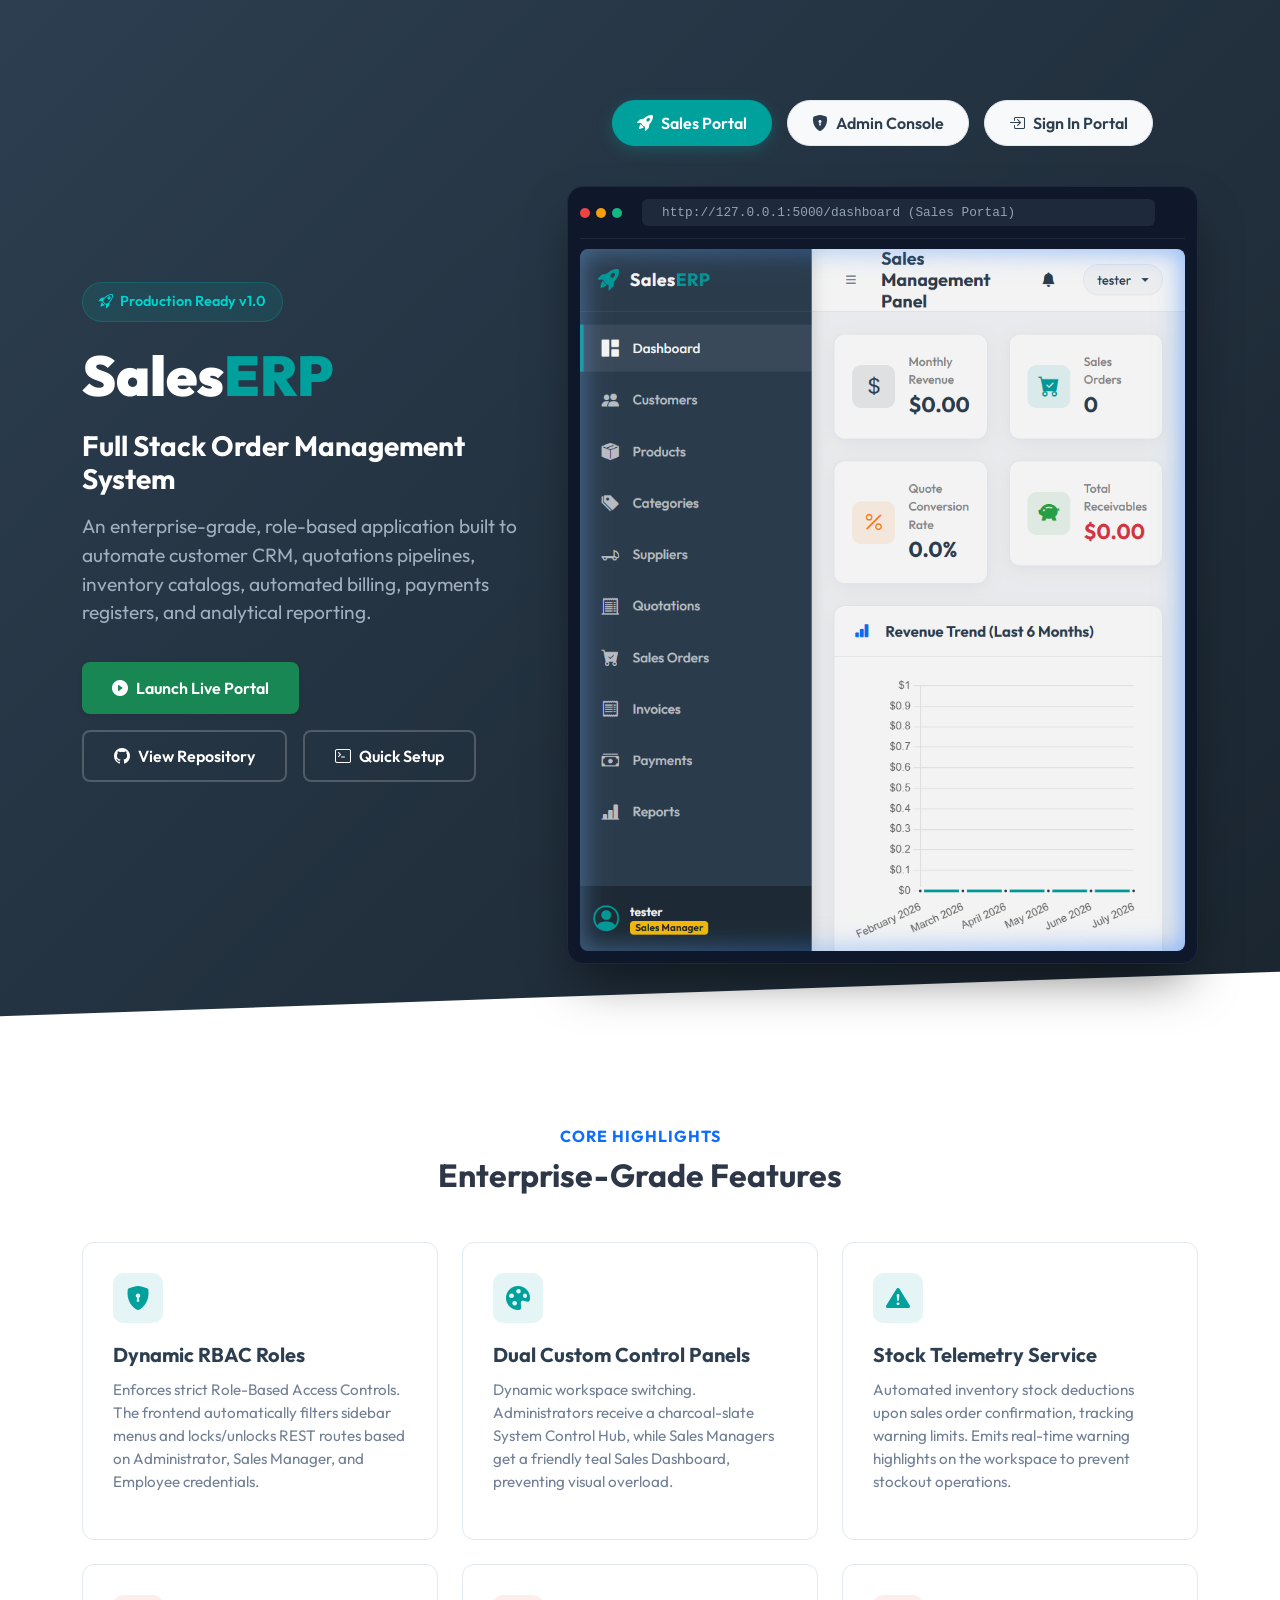
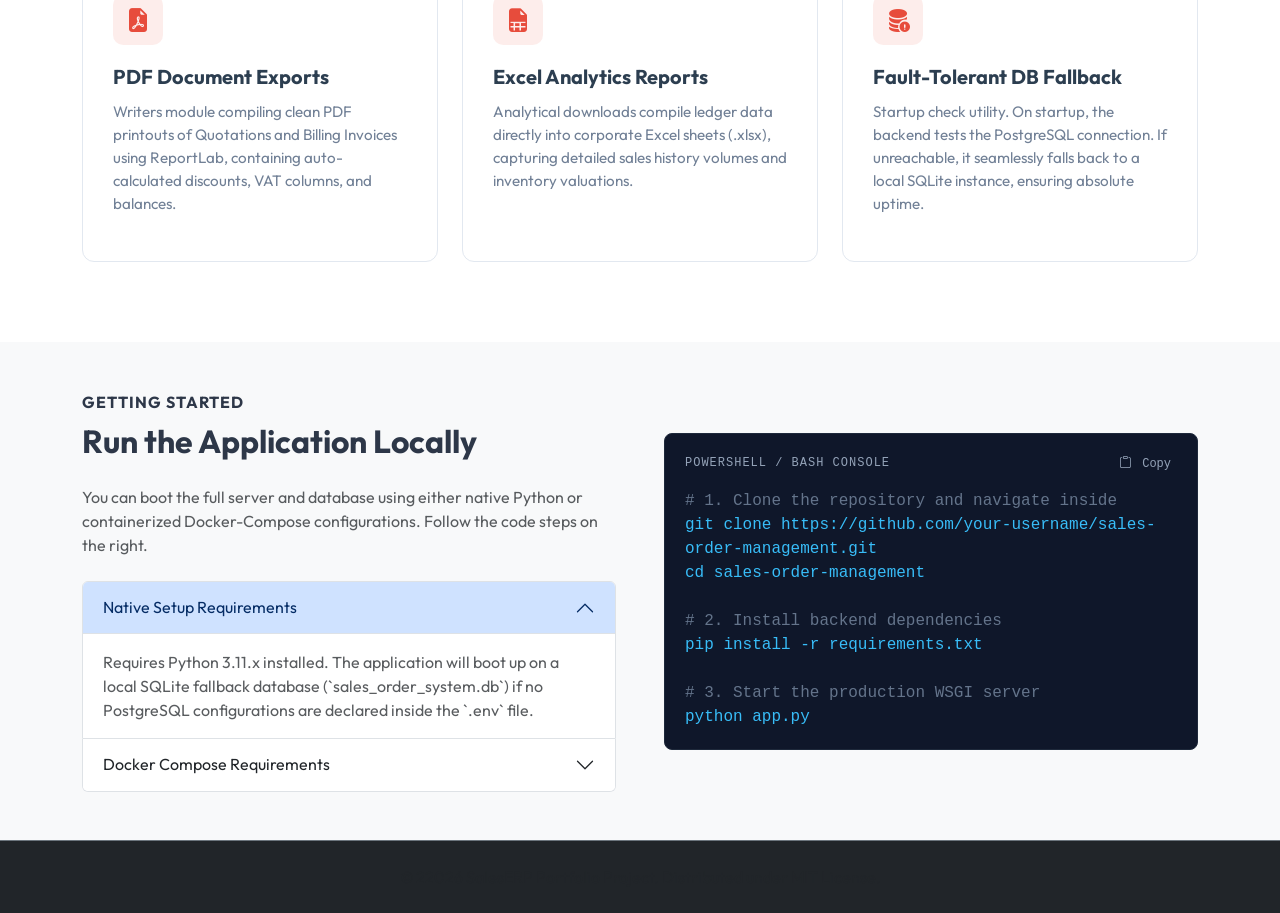
<file: index.html>
<!DOCTYPE html>
<html lang="en">
<head>
    <meta charset="UTF-8">
    <meta name="viewport" content="width=device-width, initial-scale=1.0">
    <title>SalesERP - Full Stack Sales & Order Management System</title>
    <!-- Google Fonts -->
    <link rel="preconnect" href="https://fonts.googleapis.com">
    <link rel="preconnect" href="https://fonts.gstatic.com" crossorigin>
    <link href="https://fonts.googleapis.com/css2?family=Outfit:wght@300;400;500;600;700;800;900&display=swap" rel="stylesheet">
    <!-- Bootstrap 5 CSS -->
    <link href="https://cdn.jsdelivr.net/npm/bootstrap@5.3.3/dist/css/bootstrap.min.css" rel="stylesheet">
    <!-- Bootstrap Icons -->
    <link href="https://cdn.jsdelivr.net/npm/bootstrap-icons@1.11.3/font/bootstrap-icons.min.css" rel="stylesheet">
    <style>
        :root {
            --primary: #2C3E50;
            --accent: #00A09D;
            --accent-red: #E74C3C;
            --dark: #1A252F;
            --bg-light: #F8F9FA;
            --border-color: #E2E8F0;
        }
        body {
            font-family: 'Outfit', sans-serif;
            background-color: #FFFFFF;
            color: #2D3748;
            overflow-x: hidden;
        }
        /* Hero Section Gradient background */
        .hero-section {
            background: linear-gradient(135deg, #2C3E50 0%, #1A252F 100%);
            color: #FFFFFF;
            padding: 100px 0 80px 0;
            position: relative;
            overflow: hidden;
        }
        .hero-section::after {
            content: '';
            position: absolute;
            bottom: -50px;
            left: 0;
            width: 100%;
            height: 100px;
            background: #FFFFFF;
            transform: skewY(-2deg);
        }
        .brand-pill {
            background: rgba(0, 160, 157, 0.15);
            color: #00D2CE;
            padding: 8px 16px;
            border-radius: 50px;
            font-weight: 600;
            font-size: 0.9rem;
            display: inline-block;
            margin-bottom: 20px;
            border: 1px solid rgba(0, 160, 157, 0.3);
        }
        .hero-title {
            font-weight: 900;
            font-size: 3.5rem;
            line-height: 1.2;
            margin-bottom: 20px;
        }
        .hero-title span {
            color: var(--accent);
        }
        .hero-subtitle {
            font-size: 1.2rem;
            color: #A0AEC0;
            margin-bottom: 35px;
            max-width: 600px;
        }
        /* Buttons styling */
        .btn-custom-primary {
            background-color: var(--accent);
            color: #FFFFFF;
            font-weight: 600;
            padding: 14px 30px;
            border-radius: 8px;
            border: none;
            transition: all 0.2s;
            text-decoration: none;
            display: inline-block;
        }
        .btn-custom-primary:hover {
            background-color: #008f8c;
            color: #FFFFFF;
            transform: translateY(-2px);
        }
        .btn-custom-outline {
            background: transparent;
            color: #FFFFFF;
            border: 2px solid rgba(255, 255, 255, 0.2);
            font-weight: 600;
            padding: 12px 30px;
            border-radius: 8px;
            transition: all 0.2s;
            text-decoration: none;
            display: inline-block;
        }
        .btn-custom-outline:hover {
            border-color: #FFFFFF;
            background: rgba(255, 255, 255, 0.05);
            color: #FFFFFF;
            transform: translateY(-2px);
        }
        /* Interactive Mockup Frame styling */
        .mockup-container {
            background: #0F172A;
            border-radius: 16px;
            box-shadow: 0 25px 50px -12px rgba(0, 0, 0, 0.5);
            border: 1px solid #1E293B;
            padding: 12px;
            position: relative;
            z-index: 10;
        }
        .mockup-header {
            display: flex;
            align-items: center;
            padding-bottom: 12px;
            border-bottom: 1px solid #1E293B;
            margin-bottom: 10px;
        }
        .mockup-dots {
            display: flex;
            gap: 6px;
        }
        .mockup-dot {
            width: 10px;
            height: 10px;
            border-radius: 50%;
        }
        .mockup-dot-red { background-color: #EF4444; }
        .mockup-dot-yellow { background-color: #F59E0B; }
        .mockup-dot-green { background-color: #10B981; }
        .mockup-address {
            background: #1E293B;
            color: #94A3B8;
            font-size: 0.8rem;
            padding: 4px 20px;
            border-radius: 6px;
            margin-left: 20px;
            flex-grow: 0.8;
            font-family: monospace;
        }
        .mockup-screen {
            border-radius: 8px;
            overflow: hidden;
            background-color: #1E293B;
            min-height: 400px;
            position: relative;
        }
        .mockup-screen img {
            width: 100%;
            height: auto;
            display: block;
            transition: opacity 0.3s ease;
        }
        /* Tab switcher styles */
        .control-tabs {
            display: flex;
            justify-content: center;
            gap: 15px;
            margin-bottom: 40px;
        }
        .tab-btn {
            background: var(--bg-light);
            border: 1px solid var(--border-color);
            padding: 10px 24px;
            border-radius: 50px;
            font-weight: 600;
            color: var(--primary);
            cursor: pointer;
            transition: all 0.2s;
        }
        .tab-btn.active.sales-active {
            background: var(--accent);
            color: #FFFFFF;
            border-color: var(--accent);
            box-shadow: 0 4px 15px rgba(0, 160, 157, 0.3);
        }
        .tab-btn.active.admin-active {
            background: var(--accent-red);
            color: #FFFFFF;
            border-color: var(--accent-red);
            box-shadow: 0 4px 15px rgba(231, 76, 60, 0.3);
        }
        /* Feature section */
        .features-section {
            padding: 80px 0;
        }
        .feature-card {
            border: 1px solid var(--border-color);
            padding: 30px;
            border-radius: 12px;
            height: 100%;
            transition: all 0.3s;
            background: #FFFFFF;
        }
        .feature-card:hover {
            transform: translateY(-5px);
            box-shadow: 0 10px 30px rgba(0, 0, 0, 0.05);
            border-color: var(--accent);
        }
        .feature-icon {
            width: 50px;
            height: 50px;
            border-radius: 10px;
            display: flex;
            align-items: center;
            justify-content: center;
            font-size: 1.5rem;
            margin-bottom: 20px;
            background-color: rgba(0, 160, 157, 0.1);
            color: var(--accent);
        }
        .feature-icon-red {
            background-color: rgba(231, 76, 60, 0.1);
            color: var(--accent-red);
        }
        .feature-title {
            font-weight: 700;
            font-size: 1.25rem;
            margin-bottom: 12px;
            color: var(--primary);
        }
        .feature-text {
            color: #718096;
            font-size: 0.95rem;
            line-height: 1.5;
        }
        /* Code blocks */
        .terminal-block {
            background-color: #0F172A;
            color: #E2E8F0;
            border-radius: 8px;
            padding: 20px;
            position: relative;
            font-family: 'Courier New', Courier, monospace;
            border: 1px solid #1E293B;
        }
        .terminal-header {
            color: #94A3B8;
            font-size: 0.75rem;
            text-transform: uppercase;
            letter-spacing: 1px;
            margin-bottom: 15px;
            display: flex;
            justify-content: space-between;
        }
        .copy-btn {
            background: transparent;
            border: none;
            color: #94A3B8;
            cursor: pointer;
        }
        .copy-btn:hover {
            color: #FFFFFF;
        }
        .code-line {
            color: #38BDF8;
        }
        .code-comment {
            color: #64748B;
        }
    </style>
</head>
<body>

    <!-- Hero Section -->
    <header class="hero-section">
        <div class="container">
            <div class="row align-items-center g-5">
                <!-- Headline text -->
                <div class="col-12 col-lg-5">
                    <span class="brand-pill"><i class="bi bi-rocket-takeoff me-1"></i> Production Ready v1.0</span>
                    <h1 class="hero-title">Sales<span>ERP</span></h1>
                    <h3 class="fw-bold mb-3" style="font-size: 1.75rem;">Full Stack Order Management System</h3>
                    <p class="hero-subtitle">
                        An enterprise-grade, role-based application built to automate customer CRM, quotations pipelines, inventory catalogs, automated billing, payments registers, and analytical reporting.
                    </p>
                    <div class="d-flex flex-wrap gap-3">
                        <a href="http://127.0.0.1:5000" target="_blank" class="btn-custom-primary bg-success border-0 shadow-sm"><i class="bi bi-play-circle-fill me-2"></i>Launch Live Portal</a>
                        <a href="https://github.com" class="btn-custom-outline"><i class="bi bi-github me-2"></i>View Repository</a>
                        <a href="#quickstart" class="btn-custom-outline"><i class="bi bi-terminal me-2"></i>Quick Setup</a>
                    </div>
                </div>
                
                <!-- Mockup Image Preview -->
                <div class="col-12 col-lg-7">
                    <!-- Interactive tabs -->
                    <div class="control-tabs">
                        <button type="button" class="tab-btn active sales-active" onclick="switchPortal('sales', this)">
                            <i class="bi bi-rocket-takeoff-fill me-2"></i>Sales Portal
                        </button>
                        <button type="button" class="tab-btn" onclick="switchPortal('admin', this)">
                            <i class="bi bi-shield-lock-fill me-2"></i>Admin Console
                        </button>
                        <button type="button" class="tab-btn" onclick="switchPortal('login', this)">
                            <i class="bi bi-box-arrow-in-right me-2"></i>Sign In Portal
                        </button>
                    </div>

                    <div class="mockup-container">
                        <div class="mockup-header">
                            <div class="mockup-dots">
                                <span class="mockup-dot mockup-dot-red"></span>
                                <span class="mockup-dot mockup-dot-yellow"></span>
                                <span class="mockup-dot mockup-dot-green"></span>
                            </div>
                            <div class="mockup-address" id="mockup-url">http://127.0.0.1:5000/dashboard (Sales Portal)</div>
                        </div>
                        <div class="mockup-screen">
                            <img src="screenshots/sales_portal.png" alt="Sales ERP Portal Dashboard" id="mockup-img">
                        </div>
                    </div>
                </div>
            </div>
        </div>
    </header>

    <!-- Features Section -->
    <section class="features-section">
        <div class="container">
            <div class="text-center mb-5">
                <span class="text-primary fw-bold text-uppercase" style="letter-spacing: 1px;">Core Highlights</span>
                <h2 class="fw-bold mt-2">Enterprise-Grade Features</h2>
            </div>
            
            <div class="row g-4">
                <div class="col-12 col-md-6 col-lg-4">
                    <div class="feature-card">
                        <div class="feature-icon"><i class="bi bi-shield-lock-fill"></i></div>
                        <h4 class="feature-title">Dynamic RBAC Roles</h4>
                        <p class="feature-text">
                            Enforces strict Role-Based Access Controls. The frontend automatically filters sidebar menus and locks/unlocks REST routes based on Administrator, Sales Manager, and Employee credentials.
                        </p>
                    </div>
                </div>
                <div class="col-12 col-md-6 col-lg-4">
                    <div class="feature-card">
                        <div class="feature-icon"><i class="bi bi-palette-fill"></i></div>
                        <h4 class="feature-title">Dual Custom Control Panels</h4>
                        <p class="feature-text">
                            Dynamic workspace switching. Administrators receive a charcoal-slate System Control Hub, while Sales Managers get a friendly teal Sales Dashboard, preventing visual overload.
                        </p>
                    </div>
                </div>
                <div class="col-12 col-md-6 col-lg-4">
                    <div class="feature-card">
                        <div class="feature-icon"><i class="bi bi-exclamation-triangle-fill"></i></div>
                        <h4 class="feature-title">Stock Telemetry Service</h4>
                        <p class="feature-text">
                            Automated inventory stock deductions upon sales order confirmation, tracking warning limits. Emits real-time warning highlights on the workspace to prevent stockout operations.
                        </p>
                    </div>
                </div>
                <div class="col-12 col-md-6 col-lg-4">
                    <div class="feature-card">
                        <div class="feature-icon feature-icon-red"><i class="bi bi-file-earmark-pdf-fill"></i></div>
                        <h4 class="feature-title">PDF Document Exports</h4>
                        <p class="feature-text">
                            Writers module compiling clean PDF printouts of Quotations and Billing Invoices using ReportLab, containing auto-calculated discounts, VAT columns, and balances.
                        </p>
                    </div>
                </div>
                <div class="col-12 col-md-6 col-lg-4">
                    <div class="feature-card">
                        <div class="feature-icon feature-icon-red"><i class="bi bi-file-earmark-spreadsheet-fill"></i></div>
                        <h4 class="feature-title">Excel Analytics Reports</h4>
                        <p class="feature-text">
                            Analytical downloads compile ledger data directly into corporate Excel sheets (.xlsx), capturing detailed sales history volumes and inventory valuations.
                        </p>
                    </div>
                </div>
                <div class="col-12 col-md-6 col-lg-4">
                    <div class="feature-card">
                        <div class="feature-icon feature-icon-red"><i class="bi bi-database-fill-exclamation"></i></div>
                        <h4 class="feature-title">Fault-Tolerant DB Fallback</h4>
                        <p class="feature-text">
                            Startup check utility. On startup, the backend tests the PostgreSQL connection. If unreachable, it seamlessly falls back to a local SQLite instance, ensuring absolute uptime.
                        </p>
                    </div>
                </div>
            </div>
        </div>
    </section>

    <!-- Quickstart Section -->
    <section class="bg-light py-5" id="quickstart">
        <div class="container">
            <div class="row align-items-center g-5">
                <div class="col-12 col-lg-6">
                    <span class="text-teal fw-bold text-uppercase" style="letter-spacing: 1px;">Getting Started</span>
                    <h2 class="fw-bold mt-2 mb-4">Run the Application Locally</h2>
                    <p class="text-muted mb-4">
                        You can boot the full server and database using either native Python or containerized Docker-Compose configurations. Follow the code steps on the right.
                    </p>
                    <div class="accordion" id="setupAccordion">
                        <div class="accordion-item">
                            <h2 class="accordion-header">
                                <button class="accordion-button" type="button" data-bs-toggle="collapse" data-bs-target="#collapseOne">
                                    Native Setup Requirements
                                </button>
                            </h2>
                            <div id="collapseOne" class="accordion-collapse collapse show" data-bs-parent="#setupAccordion">
                                <div class="accordion-body text-muted">
                                    Requires Python 3.11.x installed. The application will boot up on a local SQLite fallback database (`sales_order_system.db`) if no PostgreSQL configurations are declared inside the `.env` file.
                                </div>
                            </div>
                        </div>
                        <div class="accordion-item">
                            <h2 class="accordion-header">
                                <button class="accordion-button collapsed" type="button" data-bs-toggle="collapse" data-bs-target="#collapseTwo">
                                    Docker Compose Requirements
                                </button>
                            </h2>
                            <div id="collapseTwo" class="accordion-collapse collapse" data-bs-parent="#setupAccordion">
                                <div class="accordion-body text-muted">
                                    Requires Docker Desktop. Executing `docker-compose up` builds the Python Flask app container and boots up a local PostgreSQL 15 database instance inside a virtual network automatically.
                                </div>
                            </div>
                        </div>
                    </div>
                </div>
                
                <div class="col-12 col-lg-6">
                    <!-- Setup code box -->
                    <div class="terminal-block">
                        <div class="terminal-header">
                            <span>PowerShell / Bash Console</span>
                            <button class="copy-btn" onclick="copyTerminalCode()"><i class="bi bi-clipboard me-1"></i> Copy</button>
                        </div>
                        <div id="terminal-code">
                            <span class="code-comment"># 1. Clone the repository and navigate inside</span><br>
                            <span class="code-line">git clone https://github.com/your-username/sales-order-management.git</span><br>
                            <span class="code-line">cd sales-order-management</span><br><br>
                            
                            <span class="code-comment"># 2. Install backend dependencies</span><br>
                            <span class="code-line">pip install -r requirements.txt</span><br><br>
                            
                            <span class="code-comment"># 3. Start the production WSGI server</span><br>
                            <span class="code-line">python app.py</span>
                        </div>
                    </div>
                </div>
            </div>
        </div>
    </section>

    <!-- Footer -->
    <footer class="bg-dark text-light-50 text-center py-4 border-top border-secondary">
        <div class="container text-muted">
            <p class="mb-0">&copy; 22026 SalesERP Portfolio Project. Distributed under MIT License.</p>
        </div>
    </footer>

    <!-- Bootstrap 5 JS Bundle -->
    <script src="https://cdn.jsdelivr.net/npm/bootstrap@5.3.3/dist/js/bootstrap.bundle.min.js"></script>
    <script>
        // Switch mockups inside page hero
        function switchPortal(portalType, buttonEl) {
            const img = document.getElementById('mockup-img');
            const url = document.getElementById('mockup-url');
            
            // Reset active tabs classes
            const btns = document.querySelectorAll('.tab-btn');
            btns.forEach(b => {
                b.className = 'tab-btn';
            });
            
            if (portalType === 'sales') {
                buttonEl.className = 'tab-btn active sales-active';
                img.src = 'screenshots/sales_portal.png';
                url.textContent = 'http://127.0.0.1:5000/dashboard (Sales Portal)';
            } else if (portalType === 'admin') {
                buttonEl.className = 'tab-btn active admin-active';
                img.src = 'screenshots/admin_console.png';
                url.textContent = 'http://127.0.0.1:5000/dashboard (Admin Console)';
            } else {
                buttonEl.className = 'tab-btn active sales-active';
                img.src = 'screenshots/login_portal.png';
                url.textContent = 'http://127.0.0.1:5000/ (Login Portal)';
            }
        }

        // Copy Terminal Code to Clipboard
        function copyTerminalCode() {
            const codeText = `git clone https://github.com/your-username/sales-order-management.git
cd sales-order-management
pip install -r requirements.txt
python app.py`;
            navigator.clipboard.writeText(codeText).then(() => {
                alert("Terminal commands copied to clipboard!");
            });
        }
    </script>
</body>
</html>
</file>
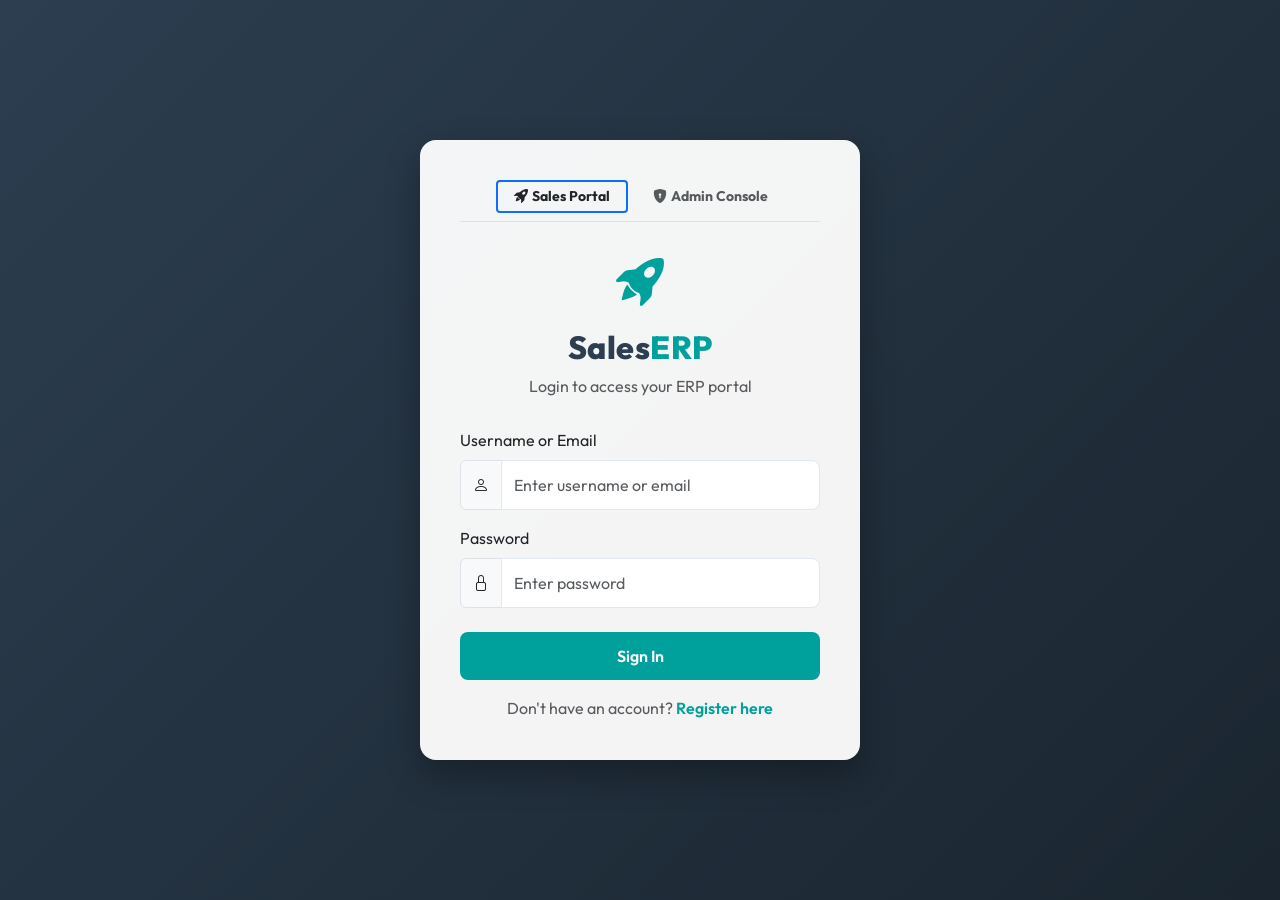
<file: templates/login.html>
<!DOCTYPE html>
<html lang="en">
<head>
    <meta charset="UTF-8">
    <meta name="viewport" content="width=device-width, initial-scale=1.0">
    <title>SalesERP Login</title>
    <!-- Google Fonts -->
    <link rel="preconnect" href="https://fonts.googleapis.com">
    <link rel="preconnect" href="https://fonts.gstatic.com" crossorigin>
    <link href="https://fonts.googleapis.com/css2?family=Outfit:wght@300;400;500;600;700;800&display=swap" rel="stylesheet">
    <!-- Bootstrap 5 CSS -->
    <link href="https://cdn.jsdelivr.net/npm/bootstrap@5.3.3/dist/css/bootstrap.min.css" rel="stylesheet">
    <!-- Bootstrap Icons -->
    <link href="https://cdn.jsdelivr.net/npm/bootstrap-icons@1.11.3/font/bootstrap-icons.min.css" rel="stylesheet">
    <style>
        :root {
            --primary: #2C3E50;
            --accent: #00A09D;
            --bg-grad: linear-gradient(135deg, #2C3E50 0%, #1A252F 100%);
        }
        body {
            font-family: 'Outfit', sans-serif;
            background: var(--bg-grad);
            min-height: 100vh;
            display: flex;
            align-items: center;
            justify-content: center;
            margin: 0;
            padding: 20px;
        }
        .login-card {
            background: rgba(255, 255, 255, 0.95);
            border-radius: 16px;
            box-shadow: 0 15px 35px rgba(0, 0, 0, 0.3);
            width: 100%;
            max-width: 440px;
            padding: 40px;
            transition: all 0.3s ease;
        }
        .brand-logo {
            text-align: center;
            margin-bottom: 30px;
        }
        .brand-logo i {
            font-size: 3rem;
            color: var(--accent);
        }
        .brand-logo h2 {
            font-weight: 800;
            color: var(--primary);
            margin-top: 10px;
            letter-spacing: 0.5px;
        }
        .brand-logo h2 span {
            color: var(--accent);
        }
        .form-control {
            border-radius: 8px;
            padding: 12px;
            border: 1px solid #E2E8F0;
        }
        .form-control:focus {
            border-color: var(--accent);
            box-shadow: 0 0 0 3px rgba(0, 160, 157, 0.15);
        }
        .btn-submit {
            background-color: var(--accent);
            color: white;
            padding: 12px;
            font-weight: 600;
            border-radius: 8px;
            border: none;
            width: 100%;
            transition: all 0.2s;
        }
        .btn-submit:hover {
            background-color: #008f8c;
        }
        .form-switch-link {
            color: var(--accent);
            text-decoration: none;
            font-weight: 600;
        }
        .form-switch-link:hover {
            text-decoration: underline;
        }
        
        /* Admin Mode Styling Overrides */
        .login-card.admin-mode {
            border-top: 6px solid #E74C3C;
            background: rgba(30, 30, 47, 0.95);
            color: #E2E8F0;
            box-shadow: 0 15px 35px rgba(231, 76, 60, 0.15);
        }
        .login-card.admin-mode .brand-logo i {
            color: #E74C3C;
        }
        .login-card.admin-mode .brand-logo h2 {
            color: #FFFFFF;
        }
        .login-card.admin-mode .brand-logo h2 span {
            color: #E74C3C;
        }
        .login-card.admin-mode .brand-logo p {
            color: #94A3B8 !important;
        }
        .login-card.admin-mode .form-label {
            color: #E2E8F0;
        }
        .login-card.admin-mode .input-group-text {
            background-color: #2b2b3d;
            border-color: #4A5568;
            color: #A0AEC0;
        }
        .login-card.admin-mode .form-control {
            background-color: #1A1A2E;
            border-color: #4A5568;
            color: #FFFFFF;
        }
        .login-card.admin-mode .form-control:focus {
            border-color: #E74C3C;
            box-shadow: 0 0 0 3px rgba(231, 76, 60, 0.25);
        }
        .login-card.admin-mode .btn-submit {
            background-color: #E74C3C;
        }
        .login-card.admin-mode .btn-submit:hover {
            background-color: #C0392B;
        }
    </style>
</head>
<body>
    
    <div class="login-card" id="login-card-container">
        <!-- Portal Selection Tabs -->
        <div class="d-flex justify-content-center mb-4 border-bottom pb-2" id="portal-tabs">
            <button type="button" class="btn btn-sm btn-link text-decoration-none fw-bold px-3 py-1 text-dark border-bottom border-2 border-primary me-2" id="tab-sales-portal">
                <i class="bi bi-rocket-takeoff-fill me-1"></i>Sales Portal
            </button>
            <button type="button" class="btn btn-sm btn-link text-decoration-none fw-bold px-3 py-1 text-muted" id="tab-admin-portal">
                <i class="bi bi-shield-lock-fill me-1"></i>Admin Console
            </button>
        </div>

        <!-- Logo -->
        <div class="brand-logo">
            <i class="bi bi-rocket-takeoff-fill" id="brand-logo-icon"></i>
            <h2>Sales<span>ERP</span></h2>
            <p class="text-muted" id="form-subtitle">Login to access your ERP portal</p>
        </div>
        
        <!-- Error Alert Callout -->
        <div class="alert alert-danger d-none" id="error-alert" role="alert">
            Error message goes here
        </div>
        <!-- Success Alert Callout -->
        <div class="alert alert-success d-none" id="success-alert" role="alert">
            Success message goes here
        </div>
        
        <!-- Login Form Section -->
        <form id="login-form">
            <div class="mb-3">
                <label for="login-username" class="form-label">Username or Email</label>
                <div class="input-group">
                    <span class="input-group-text"><i class="bi bi-person"></i></span>
                    <input type="text" class="form-control" id="login-username" placeholder="Enter username or email" required>
                </div>
            </div>
            <div class="mb-4">
                <label for="login-password" class="form-label">Password</label>
                <div class="input-group">
                    <span class="input-group-text"><i class="bi bi-lock"></i></span>
                    <input type="password" class="form-control" id="login-password" placeholder="Enter password" required>
                </div>
            </div>
            <button type="submit" class="btn btn-submit mb-3">Sign In</button>
            <p class="text-center mb-0 text-muted" id="register-link-wrap">
                Don't have an account? <a href="#" class="form-switch-link" id="show-register-btn">Register here</a>
            </p>
            <p class="text-center mb-0 text-danger fw-bold d-none" id="admin-warning-wrap">
                <i class="bi bi-exclamation-octagon me-1"></i> Authorized Admin Personnel Only
            </p>
        </form>
        
        <!-- Register Form Section -->
        <form id="register-form" class="d-none">
            <div class="mb-3">
                <label for="reg-username" class="form-label">Username</label>
                <div class="input-group">
                    <span class="input-group-text"><i class="bi bi-person"></i></span>
                    <input type="text" class="form-control" id="reg-username" placeholder="Choose a username" required>
                </div>
            </div>
            <div class="mb-3">
                <label for="reg-email" class="form-label">Email Address</label>
                <div class="input-group">
                    <span class="input-group-text"><i class="bi bi-envelope"></i></span>
                    <input type="email" class="form-control" id="reg-email" placeholder="Enter email address" required>
                </div>
            </div>
            <div class="mb-3">
                <label for="reg-role" class="form-label">System Role</label>
                <div class="input-group">
                    <span class="input-group-text"><i class="bi bi-shield-lock"></i></span>
                    <select class="form-select form-control" id="reg-role" required>
                        <option value="Employee">Employee (Sales Representative)</option>
                        <option value="Sales Manager">Sales Manager</option>
                        <option value="Admin">Administrator</option>
                    </select>
                </div>
                <div class="form-text text-muted">First user is automatically assigned Admin rights.</div>
            </div>
            <div class="mb-4">
                <label for="reg-password" class="form-label">Password</label>
                <div class="input-group">
                    <span class="input-group-text"><i class="bi bi-lock"></i></span>
                    <input type="password" class="form-control" id="reg-password" placeholder="Choose a strong password" required>
                </div>
            </div>
            <button type="submit" class="btn btn-submit mb-3">Sign Up</button>
            <p class="text-center mb-0 text-muted">
                Already have an account? <a href="#" class="form-switch-link" id="show-login-btn">Login here</a>
            </p>
        </form>
    </div>
    
    <script>
        // Redirect if already logged in
        if (localStorage.getItem('access_token')) {
            window.location.href = '/dashboard';
        }
        
        const loginForm = document.getElementById('login-form');
        const registerForm = document.getElementById('register-form');
        const showRegisterBtn = document.getElementById('show-register-btn');
        const showLoginBtn = document.getElementById('show-login-btn');
        const formSubtitle = document.getElementById('form-subtitle');
        
        const errorAlert = document.getElementById('error-alert');
        const successAlert = document.getElementById('success-alert');
        
        function showAlert(alertEl, msg) {
            alertEl.textContent = msg;
            alertEl.classList.remove('d-none');
            setTimeout(() => alertEl.classList.add('d-none'), 8000);
        }
        
        // Portal Selection Tab Event Handlers
        const tabSalesPortal = document.getElementById('tab-sales-portal');
        const tabAdminPortal = document.getElementById('tab-admin-portal');
        const loginCard = document.getElementById('login-card-container');
        const registerLinkWrap = document.getElementById('register-link-wrap');
        const adminWarningWrap = document.getElementById('admin-warning-wrap');
        
        tabSalesPortal.addEventListener('click', () => {
            loginCard.classList.remove('admin-mode');
            tabSalesPortal.className = 'btn btn-sm btn-link text-decoration-none fw-bold px-3 py-1 text-dark border-bottom border-2 border-primary me-2';
            tabAdminPortal.className = 'btn btn-sm btn-link text-decoration-none fw-bold px-3 py-1 text-muted';
            formSubtitle.textContent = 'Login to access your Sales ERP portal';
            document.getElementById('brand-logo-icon').className = 'bi bi-rocket-takeoff-fill';
            
            if (registerLinkWrap) registerLinkWrap.classList.remove('d-none');
            if (adminWarningWrap) adminWarningWrap.classList.add('d-none');
            
            registerForm.classList.add('d-none');
            loginForm.classList.remove('d-none');
            errorAlert.classList.add('d-none');
            successAlert.classList.add('d-none');
        });
        
        tabAdminPortal.addEventListener('click', () => {
            loginCard.classList.add('admin-mode');
            tabAdminPortal.className = 'btn btn-sm btn-link text-decoration-none fw-bold px-3 py-1 text-white border-bottom border-2 border-danger me-2';
            tabSalesPortal.className = 'btn btn-sm btn-link text-decoration-none fw-bold px-3 py-1 text-muted';
            formSubtitle.textContent = 'System Administration Console';
            document.getElementById('brand-logo-icon').className = 'bi bi-shield-lock-fill';
            
            if (registerLinkWrap) registerLinkWrap.classList.add('d-none');
            if (adminWarningWrap) adminWarningWrap.classList.remove('d-none');
            
            registerForm.classList.add('d-none');
            loginForm.classList.remove('d-none');
            errorAlert.classList.add('d-none');
            successAlert.classList.add('d-none');
        });

        // Form views toggling
        showRegisterBtn.addEventListener('click', (e) => {
            e.preventDefault();
            loginForm.classList.add('d-none');
            registerForm.classList.remove('d-none');
            formSubtitle.textContent = 'Create your corporate ERP account';
            errorAlert.classList.add('d-none');
            successAlert.classList.add('d-none');
        });
        
        showLoginBtn.addEventListener('click', (e) => {
            e.preventDefault();
            registerForm.classList.add('d-none');
            loginForm.classList.remove('d-none');
            formSubtitle.textContent = 'Login to access your ERP portal';
            errorAlert.classList.add('d-none');
            successAlert.classList.add('d-none');
        });
        
        // Handle Login Submission
        loginForm.addEventListener('submit', async (e) => {
            e.preventDefault();
            errorAlert.classList.add('d-none');
            
            const username = document.getElementById('login-username').value;
            const password = document.getElementById('login-password').value;
            
            try {
                const response = await fetch('/api/auth/login', {
                    method: 'POST',
                    headers: { 'Content-Type': 'application/json' },
                    body: JSON.stringify({ username, password })
                });
                
                const data = await response.json();
                if (response.ok) {
                    // Check console role restriction
                    const isAdminPortal = loginCard.classList.contains('admin-mode');
                    if (isAdminPortal && data.user.role !== 'Admin') {
                        showAlert(errorAlert, 'Access Denied: You do not have Administrator console privileges.');
                        return;
                    }
                    
                    localStorage.setItem('access_token', data.access_token);
                    localStorage.setItem('user', JSON.stringify(data.user));
                    window.location.href = '/dashboard';
                } else {
                    showAlert(errorAlert, data.message || 'Login failed');
                }
            } catch (err) {
                showAlert(errorAlert, 'Network connection failed. Make sure server is running.');
            }
        });
        
        // Handle Registration Submission
        registerForm.addEventListener('submit', async (e) => {
            e.preventDefault();
            errorAlert.classList.add('d-none');
            successAlert.classList.add('d-none');
            
            const username = document.getElementById('reg-username').value;
            const email = document.getElementById('reg-email').value;
            const role = document.getElementById('reg-role').value;
            const password = document.getElementById('reg-password').value;
            
            try {
                const response = await fetch('/api/auth/register', {
                    method: 'POST',
                    headers: { 'Content-Type': 'application/json' },
                    body: JSON.stringify({ username, email, role, password })
                });
                
                const data = await response.json();
                if (response.ok) {
                    showAlert(successAlert, 'Registration successful! You can now log in.');
                    // Toggle view
                    registerForm.classList.add('d-none');
                    loginForm.classList.remove('d-none');
                    formSubtitle.textContent = 'Login to access your ERP portal';
                    document.getElementById('login-username').value = username;
                } else {
                    showAlert(errorAlert, data.message || 'Registration failed');
                }
            } catch (err) {
                showAlert(errorAlert, 'Network connection failed. Make sure server is running.');
            }
        });
    </script>
</body>
</html>
</file>
